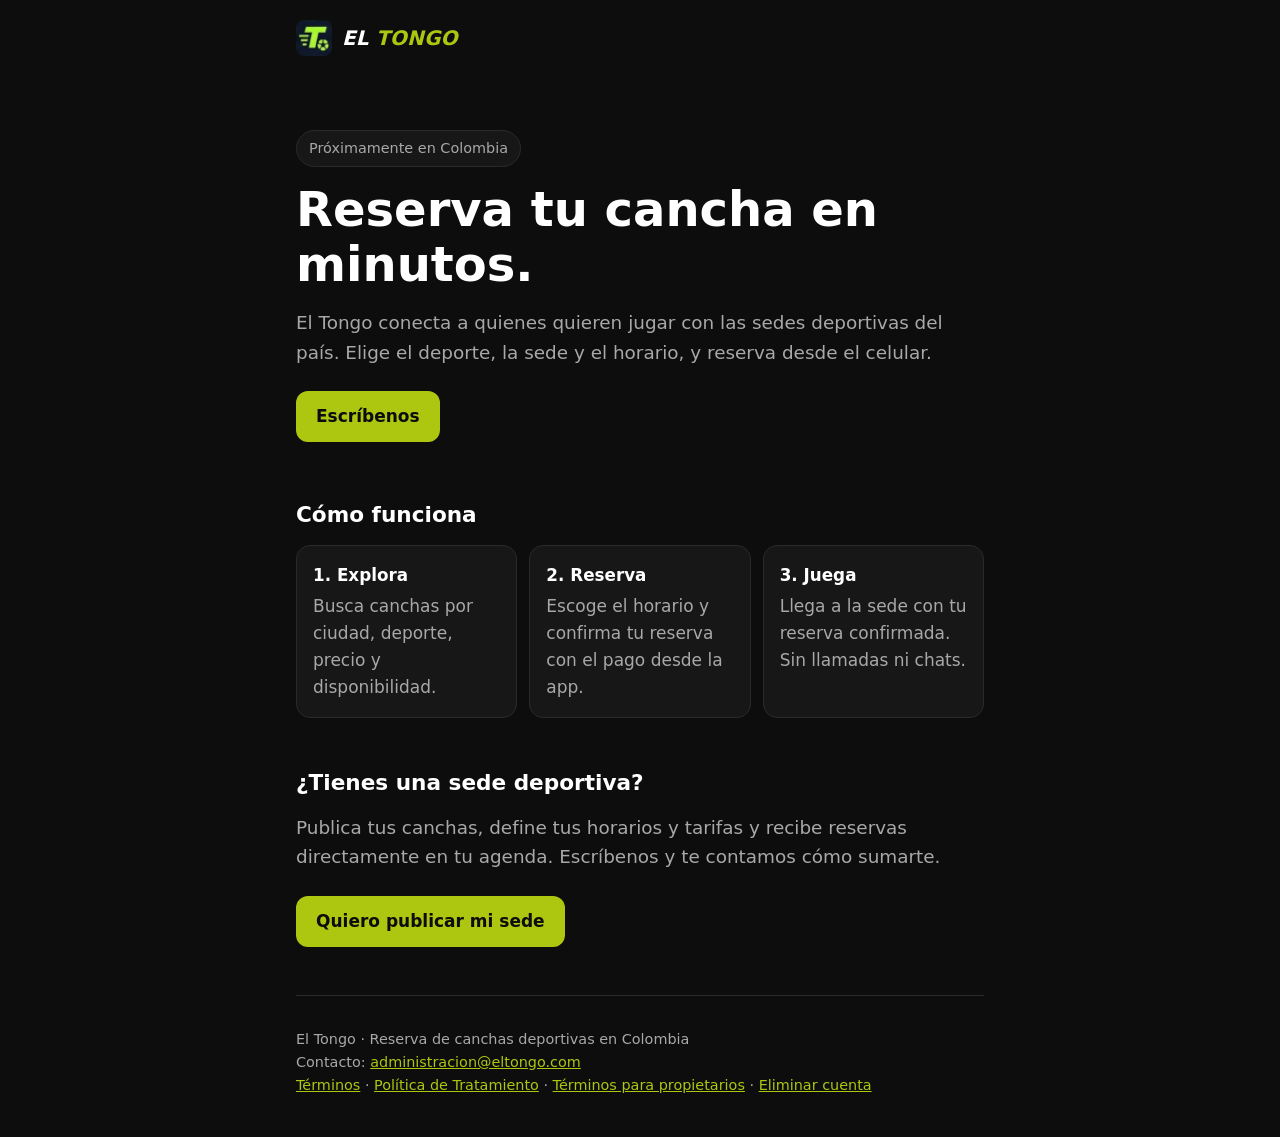
<file: index.html>
<!doctype html>
<html lang="es">
<head>
  <meta charset="utf-8">
  <meta name="viewport" content="width=device-width, initial-scale=1">
  <title>El Tongo — Reserva tu cancha</title>
  <meta name="description" content="El Tongo es la app para reservar canchas deportivas en Colombia: elige la sede, el horario y paga desde el celular.">
  <meta property="og:title" content="El Tongo — Reserva tu cancha">
  <meta property="og:description" content="Reserva canchas deportivas en Colombia desde el celular.">
  <meta property="og:type" content="website">
  <meta property="og:image" content="https://eltongo.com/tongo.png">
  <meta property="og:url" content="https://eltongo.com/">
  <meta name="theme-color" content="#0d0d0d">
  <link rel="icon" type="image/png" href="tongo.png">
  <link rel="apple-touch-icon" href="tongo.png">
  <style>
    :root {
      color-scheme: dark;
      --bg: #0d0d0d;
      --surface: #171717;
      --text: #ffffff;
      --muted: #a8a8a8;
      --accent: #b7d110f1;
      --accent-text: #0d0d0d;
      --border: #2a2a2a;
    }
    * { box-sizing: border-box; }
    body {
      margin: 0;
      background: var(--bg);
      color: var(--text);
      font: 17px/1.6 system-ui, -apple-system, "Segoe UI", Roboto, sans-serif;
    }
    .wrap { max-width: 720px; margin: 0 auto; padding: 0 16px; }
    header { padding: 20px 0; font-weight: 800; text-transform: uppercase; font-style: italic; font-size: 1.25rem; letter-spacing: .01em; display: flex; align-items: center; gap: 10px; }
    header img { width: 36px; height: 36px; border-radius: 8px; }
    header span { color: var(--accent); }
    .hero { padding: 40px 0 32px; }
    h1 { font-weight: 800; font-size: clamp(2rem, 7vw, 3rem); line-height: 1.15; margin: 0 0 16px; }
    .lead { color: var(--muted); font-size: 1.15rem; margin: 0 0 24px; }
    .badge {
      display: inline-block; padding: 6px 12px; border-radius: 999px;
      background: var(--surface); border: 1px solid var(--border);
      font-size: .9rem; color: var(--muted);
    }
    section { padding: 24px 0; }
    h2 { font-size: 1.35rem; margin: 0 0 12px; }
    .cards { display: grid; gap: 12px; }
    .card {
      background: var(--surface); border: 1px solid var(--border);
      border-radius: 14px; padding: 16px;
    }
    .card h3 { margin: 0 0 4px; font-size: 1.05rem; }
    .card p { margin: 0; color: var(--muted); }
    a.button {
      display: inline-block; padding: 12px 20px; border-radius: 12px;
      background: var(--accent); color: var(--accent-text);
      text-decoration: none; font-weight: 700;
    }
    a { color: var(--accent); }
    footer { padding: 32px 0 40px; color: var(--muted); font-size: .9rem; border-top: 1px solid var(--border); margin-top: 24px; }
    @media (min-width: 600px) { .cards { grid-template-columns: repeat(3, 1fr); } }
  </style>
</head>
<body>
  <div class="wrap">
    <header><img src="tongo.png" alt="" width="36" height="36"><div>El <span>Tongo</span></div></header>

    <main>
      <div class="hero">
        <p class="badge">Próximamente en Colombia</p>
        <h1>Reserva tu cancha en minutos.</h1>
        <p class="lead">
          El Tongo conecta a quienes quieren jugar con las sedes deportivas del país.
          Elige el deporte, la sede y el horario, y reserva desde el celular.
        </p>
        <a class="button" href="mailto:administracion@eltongo.com">Escríbenos</a>
      </div>

      <section>
        <h2>Cómo funciona</h2>
        <div class="cards">
          <div class="card">
            <h3>1. Explora</h3>
            <p>Busca canchas por ciudad, deporte, precio y disponibilidad.</p>
          </div>
          <div class="card">
            <h3>2. Reserva</h3>
            <p>Escoge el horario y confirma tu reserva con el pago desde la app.</p>
          </div>
          <div class="card">
            <h3>3. Juega</h3>
            <p>Llega a la sede con tu reserva confirmada. Sin llamadas ni chats.</p>
          </div>
        </div>
      </section>

      <section>
        <h2>¿Tienes una sede deportiva?</h2>
        <p class="lead">
          Publica tus canchas, define tus horarios y tarifas y recibe reservas
          directamente en tu agenda. Escríbenos y te contamos cómo sumarte.
        </p>
        <a class="button" href="mailto:administracion@eltongo.com?subject=Quiero%20publicar%20mi%20sede">Quiero publicar mi sede</a>
      </section>
    </main>

    <footer>
      <div>El Tongo · Reserva de canchas deportivas en Colombia</div>
      <div>Contacto: <a href="mailto:administracion@eltongo.com">administracion@eltongo.com</a></div>
      <div><a href="terminos/">Términos</a> · <a href="privacidad/">Política de Tratamiento</a> · <a href="propietarios/">Términos para propietarios</a> · <a href="perfil/eliminar-cuenta/">Eliminar cuenta</a></div>
    </footer>
  </div>
</body>
</html>
</file>
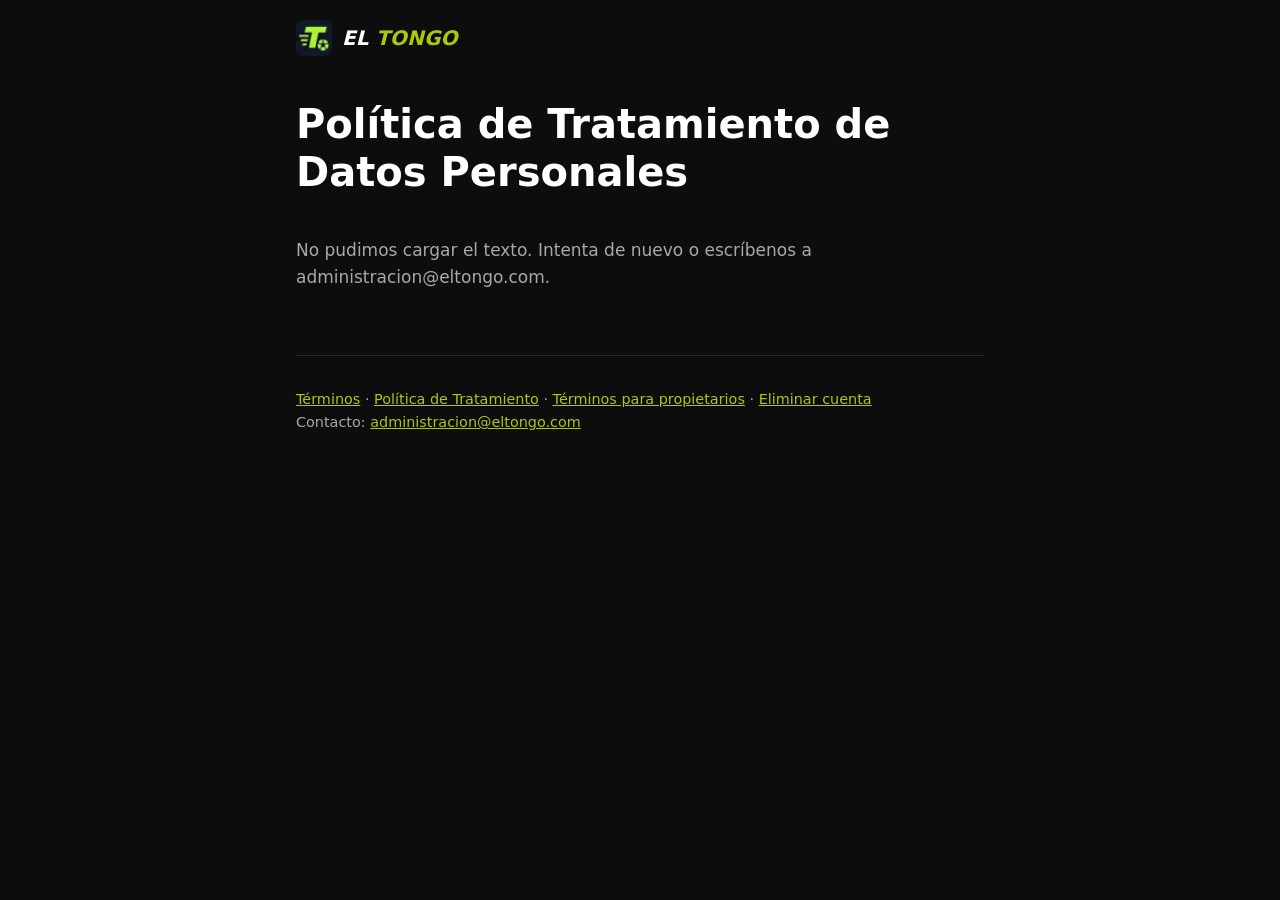
<file: privacidad/index.html>
<!doctype html>
<html lang="es">
<head>
  <meta charset="utf-8">
  <meta name="viewport" content="width=device-width, initial-scale=1">
  <title>Política de Tratamiento de Datos Personales — El Tongo</title>
  <meta name="description" content="Cómo El Tongo trata tus datos personales (Ley 1581 de 2012).">
  <meta name="theme-color" content="#0d0d0d">
  <link rel="canonical" href="https://eltongo.com/privacidad/">
  <link rel="icon" type="image/png" href="../tongo.png">
  <link rel="stylesheet" href="../legal/legal.css">
</head>
<body data-kind="PRIVACY">
  <div class="wrap">
    <header><a href="../"><img src="../tongo.png" alt="" width="36" height="36"><div>El <span>Tongo</span></div></a></header>

    <main>
      <h1>Política de Tratamiento de Datos Personales</h1>
      <p class="version" id="version" hidden></p>
      <p class="notice" id="notice" hidden>Esta versión ya no está vigente. <a href="./">Ver la versión vigente</a></p>
      <p class="status" id="status">Cargando el texto…</p>
      <noscript><p class="status">Activa JavaScript para leer este texto, o escríbenos a <a href="mailto:administracion@eltongo.com">administracion@eltongo.com</a>.</p></noscript>
      <article id="content"></article>
    </main>

    <footer>
      <div><a href="../terminos/">Términos</a> · <a href="../privacidad/">Política de Tratamiento</a> · <a href="../propietarios/">Términos para propietarios</a> · <a href="../perfil/eliminar-cuenta/">Eliminar cuenta</a></div>
      <div>Contacto: <a href="mailto:administracion@eltongo.com">administracion@eltongo.com</a></div>
    </footer>
  </div>
  <script src="../legal/legal.js" defer></script>
</body>
</html>
</file>
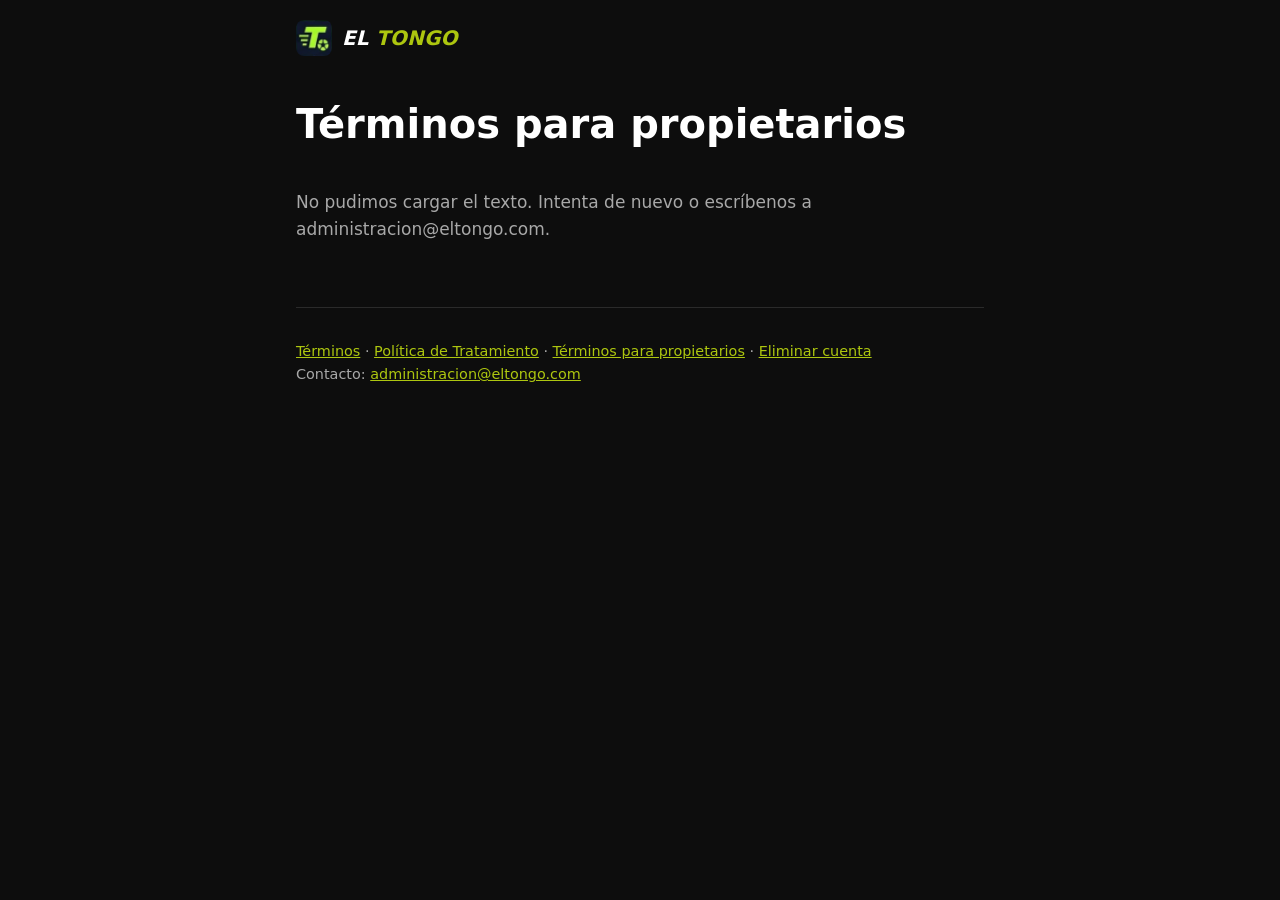
<file: propietarios/index.html>
<!doctype html>
<html lang="es">
<head>
  <meta charset="utf-8">
  <meta name="viewport" content="width=device-width, initial-scale=1">
  <title>Términos para propietarios — El Tongo</title>
  <meta name="description" content="Condiciones para los propietarios que administran sus sedes en El Tongo, incluido el uso de los datos de sus clientes.">
  <meta name="theme-color" content="#0d0d0d">
  <link rel="canonical" href="https://eltongo.com/propietarios/">
  <link rel="icon" type="image/png" href="../tongo.png">
  <link rel="stylesheet" href="../legal/legal.css">
</head>
<body data-kind="OWNER_TERMS">
  <div class="wrap">
    <header><a href="../"><img src="../tongo.png" alt="" width="36" height="36"><div>El <span>Tongo</span></div></a></header>

    <main>
      <h1>Términos para propietarios</h1>
      <p class="version" id="version" hidden></p>
      <p class="notice" id="notice" hidden>Esta versión ya no está vigente. <a href="./">Ver la versión vigente</a></p>
      <p class="status" id="status">Cargando el texto…</p>
      <noscript><p class="status">Activa JavaScript para leer este texto, o escríbenos a <a href="mailto:administracion@eltongo.com">administracion@eltongo.com</a>.</p></noscript>
      <article id="content"></article>
    </main>

    <footer>
      <div><a href="../terminos/">Términos</a> · <a href="../privacidad/">Política de Tratamiento</a> · <a href="../propietarios/">Términos para propietarios</a> · <a href="../perfil/eliminar-cuenta/">Eliminar cuenta</a></div>
      <div>Contacto: <a href="mailto:administracion@eltongo.com">administracion@eltongo.com</a></div>
    </footer>
  </div>
  <script src="../legal/legal.js" defer></script>
</body>
</html>
</file>
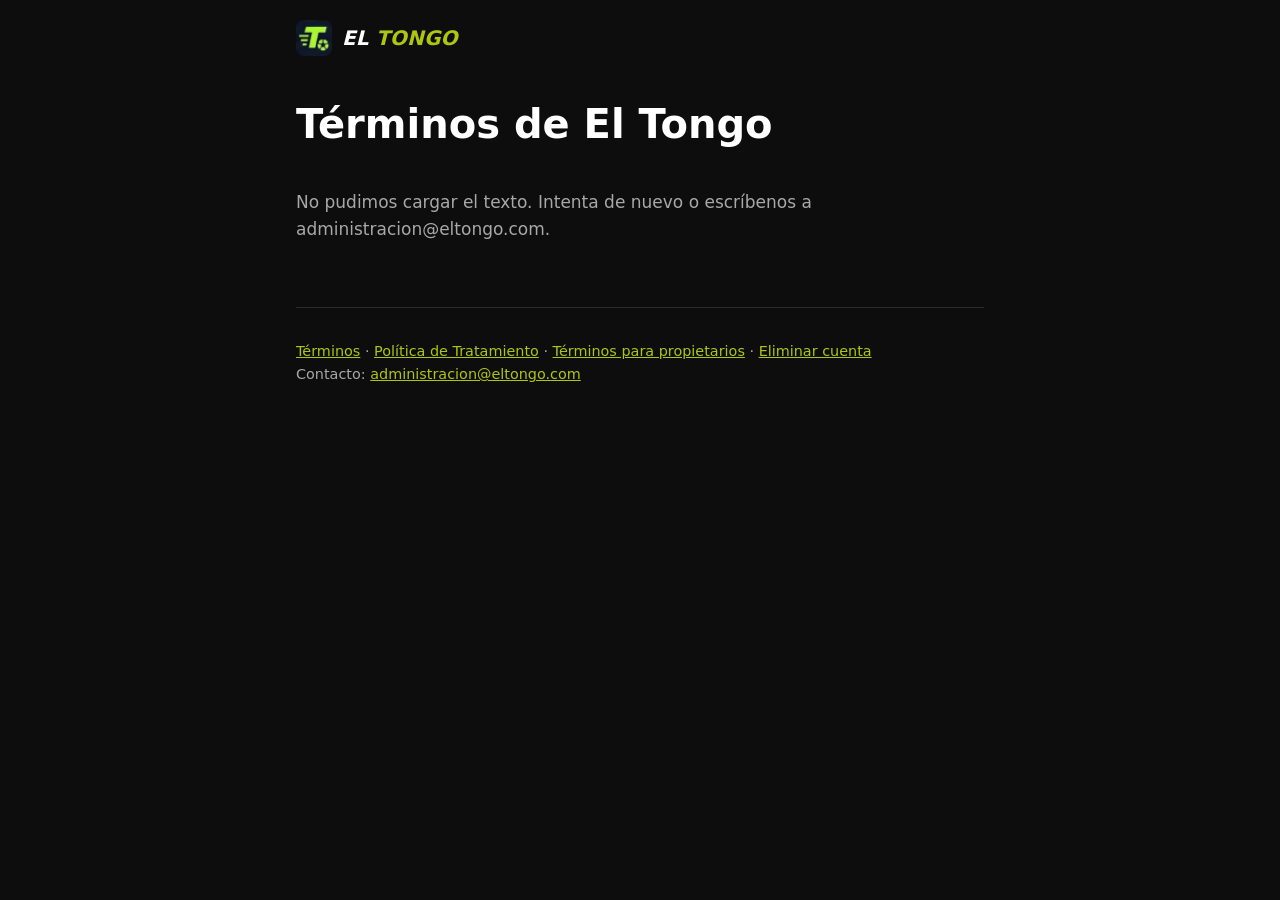
<file: terminos/index.html>
<!doctype html>
<html lang="es">
<head>
  <meta charset="utf-8">
  <meta name="viewport" content="width=device-width, initial-scale=1">
  <title>Términos de El Tongo — El Tongo</title>
  <meta name="description" content="Términos y condiciones de uso de El Tongo.">
  <meta name="theme-color" content="#0d0d0d">
  <link rel="canonical" href="https://eltongo.com/terminos/">
  <link rel="icon" type="image/png" href="../tongo.png">
  <link rel="stylesheet" href="../legal/legal.css">
</head>
<body data-kind="TERMS">
  <div class="wrap">
    <header><a href="../"><img src="../tongo.png" alt="" width="36" height="36"><div>El <span>Tongo</span></div></a></header>

    <main>
      <h1>Términos de El Tongo</h1>
      <p class="version" id="version" hidden></p>
      <p class="notice" id="notice" hidden>Esta versión ya no está vigente. <a href="./">Ver la versión vigente</a></p>
      <p class="status" id="status">Cargando el texto…</p>
      <noscript><p class="status">Activa JavaScript para leer este texto, o escríbenos a <a href="mailto:administracion@eltongo.com">administracion@eltongo.com</a>.</p></noscript>
      <article id="content"></article>
    </main>

    <footer>
      <div><a href="../terminos/">Términos</a> · <a href="../privacidad/">Política de Tratamiento</a> · <a href="../propietarios/">Términos para propietarios</a> · <a href="../perfil/eliminar-cuenta/">Eliminar cuenta</a></div>
      <div>Contacto: <a href="mailto:administracion@eltongo.com">administracion@eltongo.com</a></div>
    </footer>
  </div>
  <script src="../legal/legal.js" defer></script>
</body>
</html>
</file>
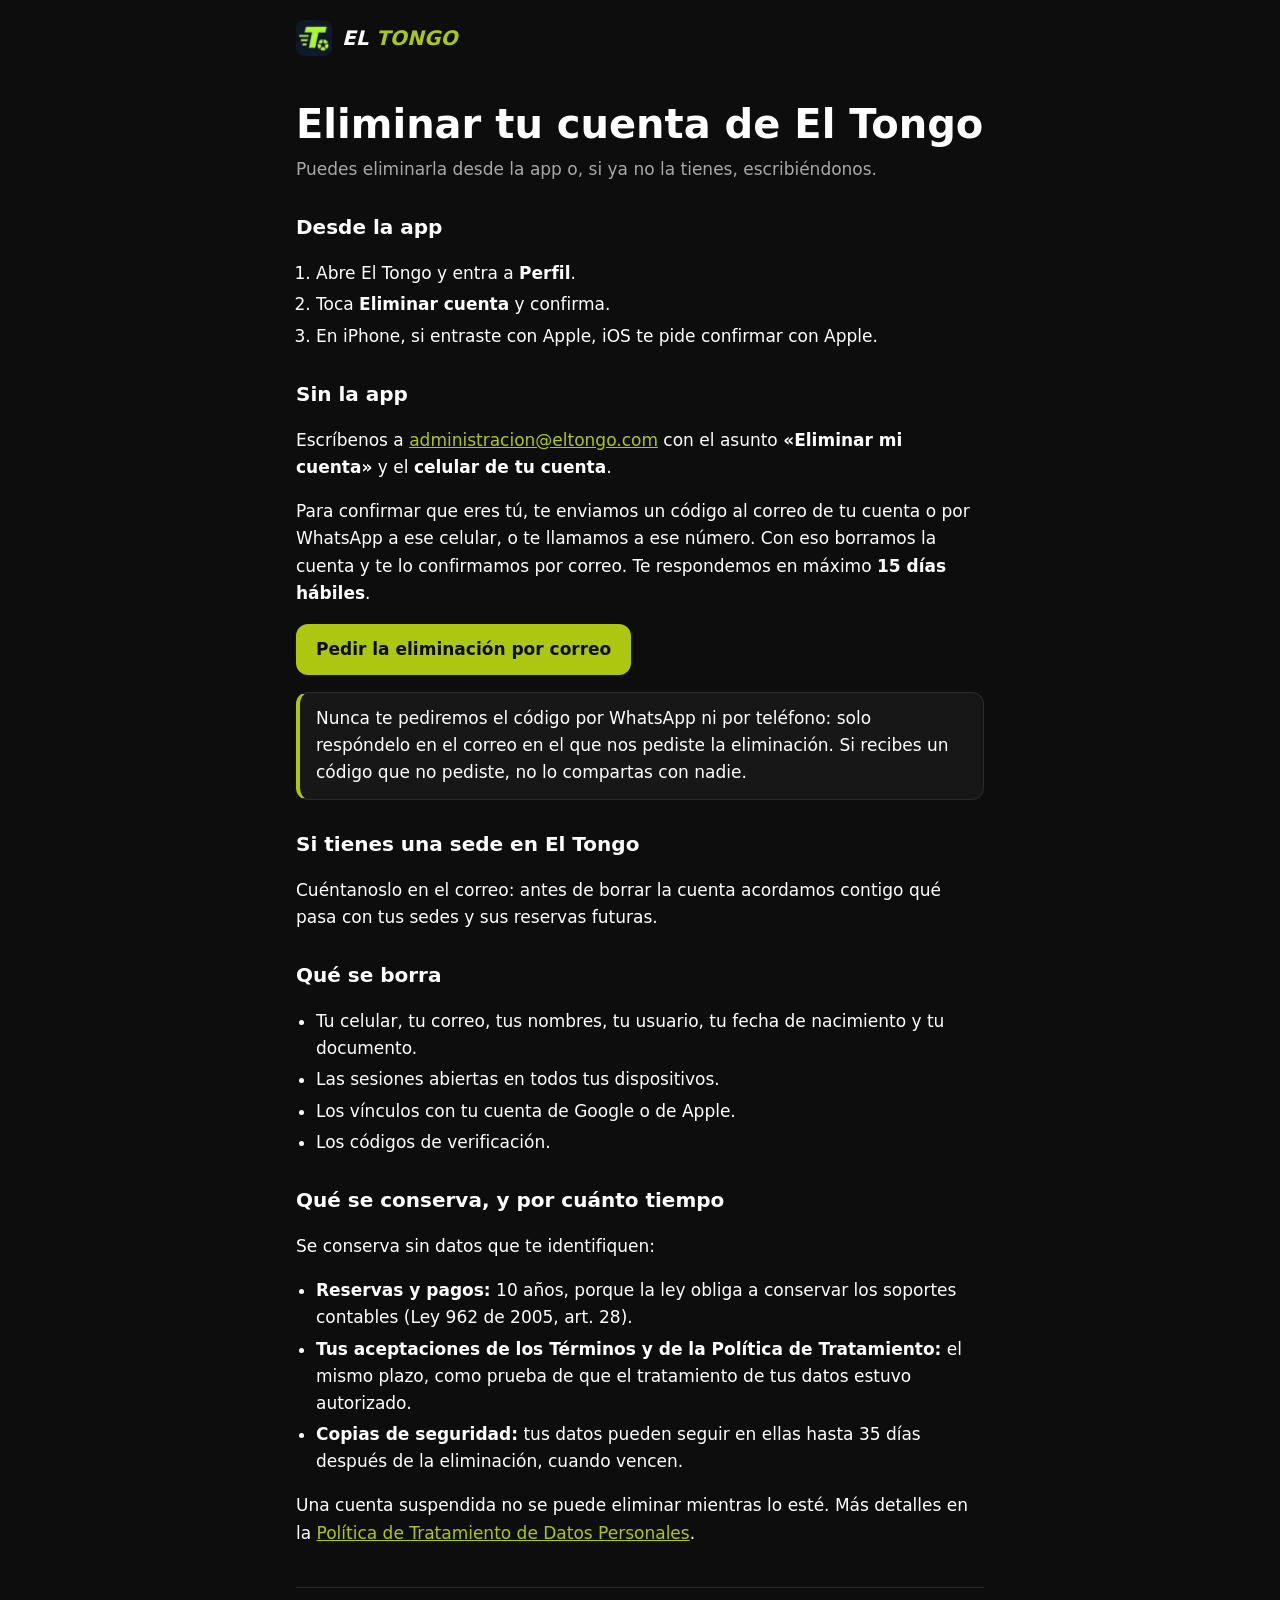
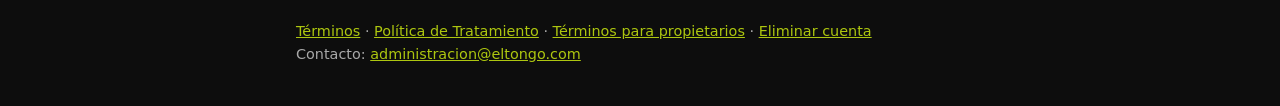
<file: perfil/eliminar-cuenta/index.html>
<!doctype html>
<html lang="es">
<head>
  <meta charset="utf-8">
  <meta name="viewport" content="width=device-width, initial-scale=1">
  <title>Eliminar tu cuenta de El Tongo</title>
  <meta name="description" content="Cómo eliminar tu cuenta de El Tongo desde la app o sin ella, qué se borra y qué se conserva.">
  <meta name="theme-color" content="#0d0d0d">
  <link rel="canonical" href="https://eltongo.com/perfil/eliminar-cuenta/">
  <link rel="icon" type="image/png" href="../../tongo.png">
  <link rel="stylesheet" href="../../legal/legal.css">
</head>
<body>
  <div class="wrap">
    <header><a href="../../"><img src="../../tongo.png" alt="" width="36" height="36"><div>El <span>Tongo</span></div></a></header>

    <main>
      <h1>Eliminar tu cuenta de El Tongo</h1>
      <p class="version">Puedes eliminarla desde la app o, si ya no la tienes, escribiéndonos.</p>

      <h2>Desde la app</h2>
      <ol>
        <li>Abre El Tongo y entra a <strong>Perfil</strong>.</li>
        <li>Toca <strong>Eliminar cuenta</strong> y confirma.</li>
        <li>En iPhone, si entraste con Apple, iOS te pide confirmar con Apple.</li>
      </ol>

      <h2>Sin la app</h2>
      <p>
        Escríbenos a <a href="mailto:administracion@eltongo.com?subject=Eliminar%20mi%20cuenta">administracion@eltongo.com</a>
        con el asunto <strong>«Eliminar mi cuenta»</strong> y el <strong>celular de tu cuenta</strong>.
      </p>
      <p>
        Para confirmar que eres tú, te enviamos un código al correo de tu cuenta o por WhatsApp a ese
        celular, o te llamamos a ese número. Con eso borramos la cuenta y te lo confirmamos por correo.
        Te respondemos en máximo <strong>15 días hábiles</strong>.
      </p>
      <p><a class="button" href="mailto:administracion@eltongo.com?subject=Eliminar%20mi%20cuenta">Pedir la eliminación por correo</a></p>
      <p class="notice">
        Nunca te pediremos el código por WhatsApp ni por teléfono: solo respóndelo en el correo en el que
        nos pediste la eliminación. Si recibes un código que no pediste, no lo compartas con nadie.
      </p>

      <h2>Si tienes una sede en El Tongo</h2>
      <p>
        Cuéntanoslo en el correo: antes de borrar la cuenta acordamos contigo qué pasa con tus sedes y
        sus reservas futuras.
      </p>

      <h2>Qué se borra</h2>
      <ul>
        <li>Tu celular, tu correo, tus nombres, tu usuario, tu fecha de nacimiento y tu documento.</li>
        <li>Las sesiones abiertas en todos tus dispositivos.</li>
        <li>Los vínculos con tu cuenta de Google o de Apple.</li>
        <li>Los códigos de verificación.</li>
      </ul>

      <h2>Qué se conserva, y por cuánto tiempo</h2>
      <p>Se conserva sin datos que te identifiquen:</p>
      <ul>
        <li><strong>Reservas y pagos:</strong> 10 años, porque la ley obliga a conservar los soportes contables (Ley 962 de 2005, art. 28).</li>
        <li><strong>Tus aceptaciones de los Términos y de la Política de Tratamiento:</strong> el mismo plazo, como prueba de que el tratamiento de tus datos estuvo autorizado.</li>
        <li><strong>Copias de seguridad:</strong> tus datos pueden seguir en ellas hasta 35 días después de la eliminación, cuando vencen.</li>
      </ul>
      <p>
        Una cuenta suspendida no se puede eliminar mientras lo esté. Más detalles en la
        <a href="../../privacidad/">Política de Tratamiento de Datos Personales</a>.
      </p>
    </main>

    <footer>
      <div><a href="../../terminos/">Términos</a> · <a href="../../privacidad/">Política de Tratamiento</a> · <a href="../../propietarios/">Términos para propietarios</a> · <a href="../../perfil/eliminar-cuenta/">Eliminar cuenta</a></div>
      <div>Contacto: <a href="mailto:administracion@eltongo.com">administracion@eltongo.com</a></div>
    </footer>
  </div>
</body>
</html>
</file>
<file: legal/legal.css>
/* Páginas de los textos legales. Mismos tokens de :root que index.html. */
:root {
  color-scheme: dark;
  --bg: #0d0d0d;
  --surface: #171717;
  --text: #ffffff;
  --muted: #a8a8a8;
  --accent: #b7d110f1;
  --accent-text: #0d0d0d;
  --border: #2a2a2a;
}
* { box-sizing: border-box; }
body {
  margin: 0;
  background: var(--bg);
  color: var(--text);
  font: 17px/1.6 system-ui, -apple-system, "Segoe UI", Roboto, sans-serif;
}
.wrap { max-width: 720px; margin: 0 auto; padding: 0 16px; }
header { padding: 20px 0; font-weight: 800; text-transform: uppercase; font-style: italic; font-size: 1.25rem; letter-spacing: .01em; }
header a { display: flex; align-items: center; gap: 10px; color: var(--text); text-decoration: none; }
header img { width: 36px; height: 36px; border-radius: 8px; }
header span { color: var(--accent); }
h1 { font-weight: 800; font-size: clamp(1.75rem, 6vw, 2.5rem); line-height: 1.2; margin: 24px 0 8px; }
h2 { font-size: 1.25rem; margin: 28px 0 8px; }
.version { color: var(--muted); margin: 0 0 24px; }
.notice {
  background: var(--surface); border: 1px solid var(--border); border-left: 4px solid var(--accent);
  border-radius: 12px; padding: 12px 16px; margin: 0 0 24px;
}
.status { color: var(--muted); padding: 24px 0; }
#content { overflow-wrap: anywhere; }
a { color: var(--accent); }
footer { padding: 32px 0 40px; color: var(--muted); font-size: .9rem; border-top: 1px solid var(--border); margin-top: 40px; }
ol, ul { padding-left: 1.25rem; }
li { margin: 4px 0; }
a.button {
  display: inline-block; padding: 12px 20px; border-radius: 12px;
  background: var(--accent); color: var(--accent-text);
  text-decoration: none; font-weight: 700;
}
</file>
